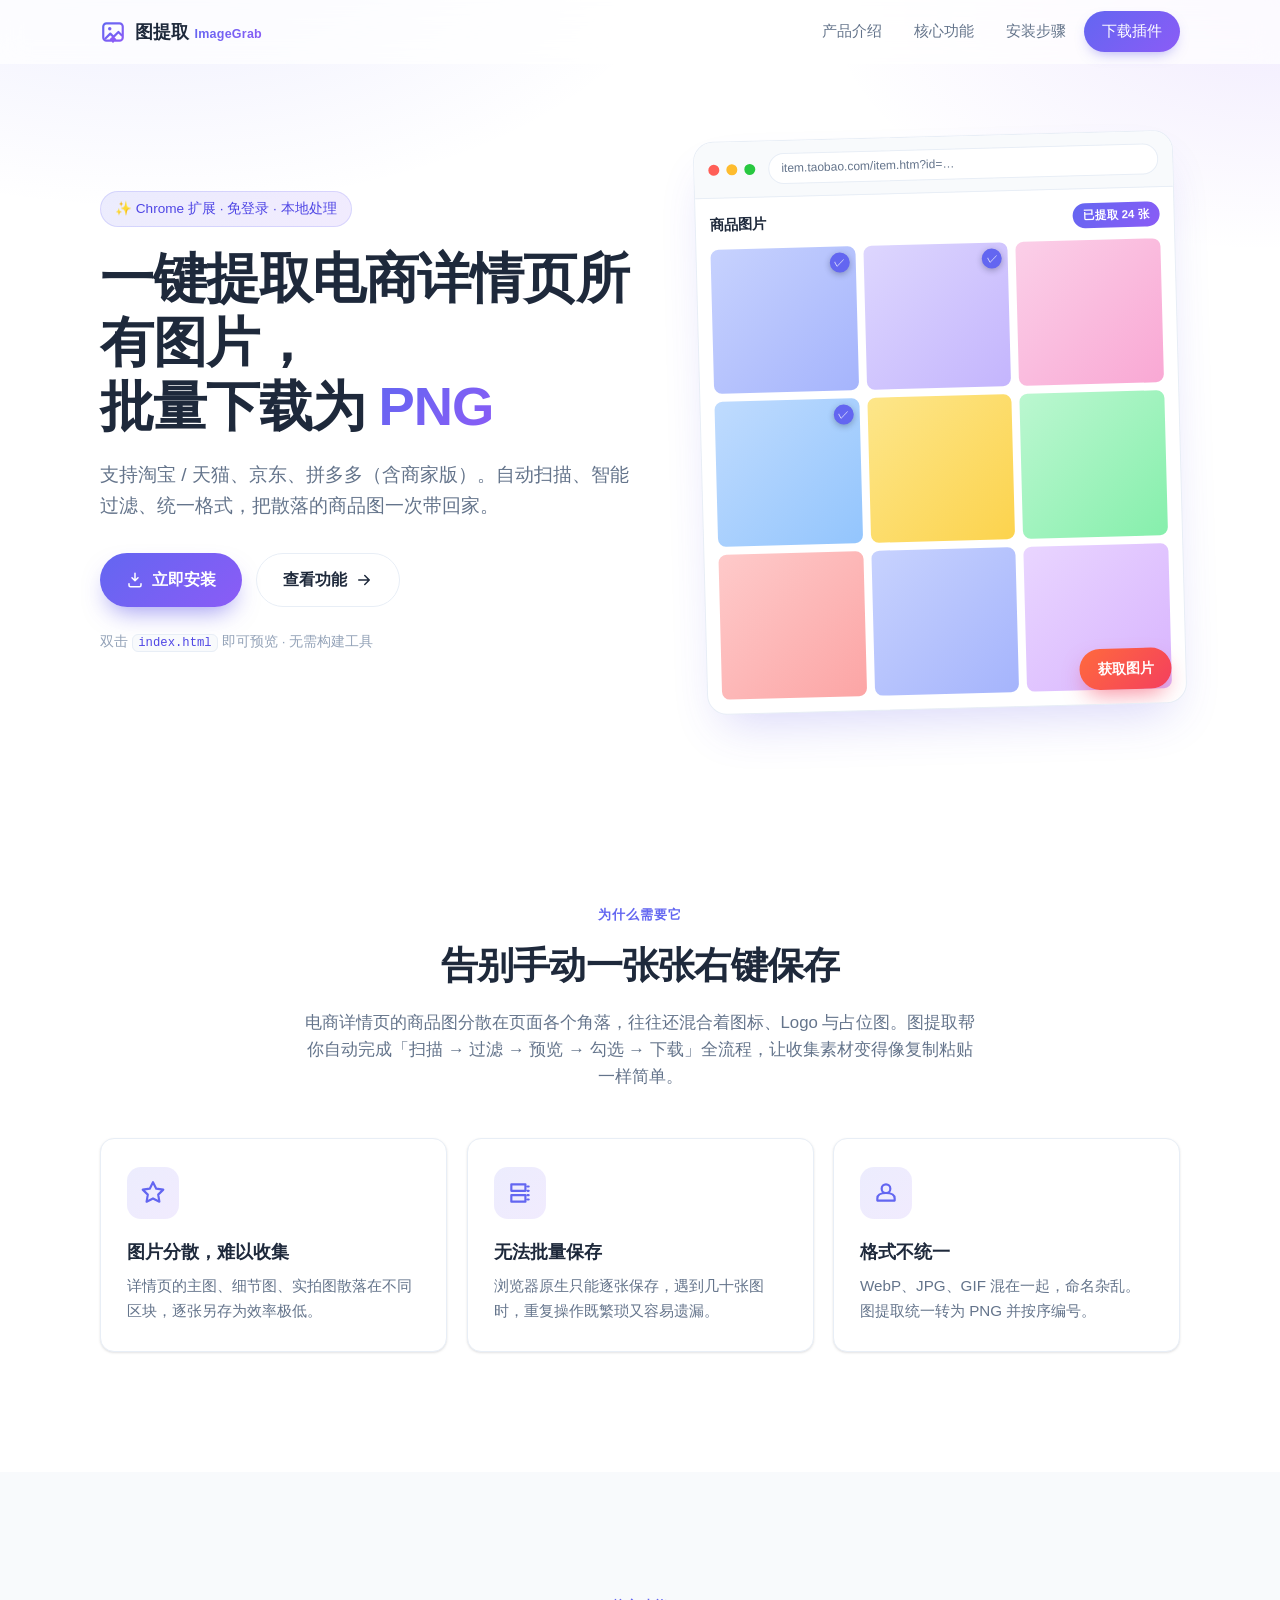
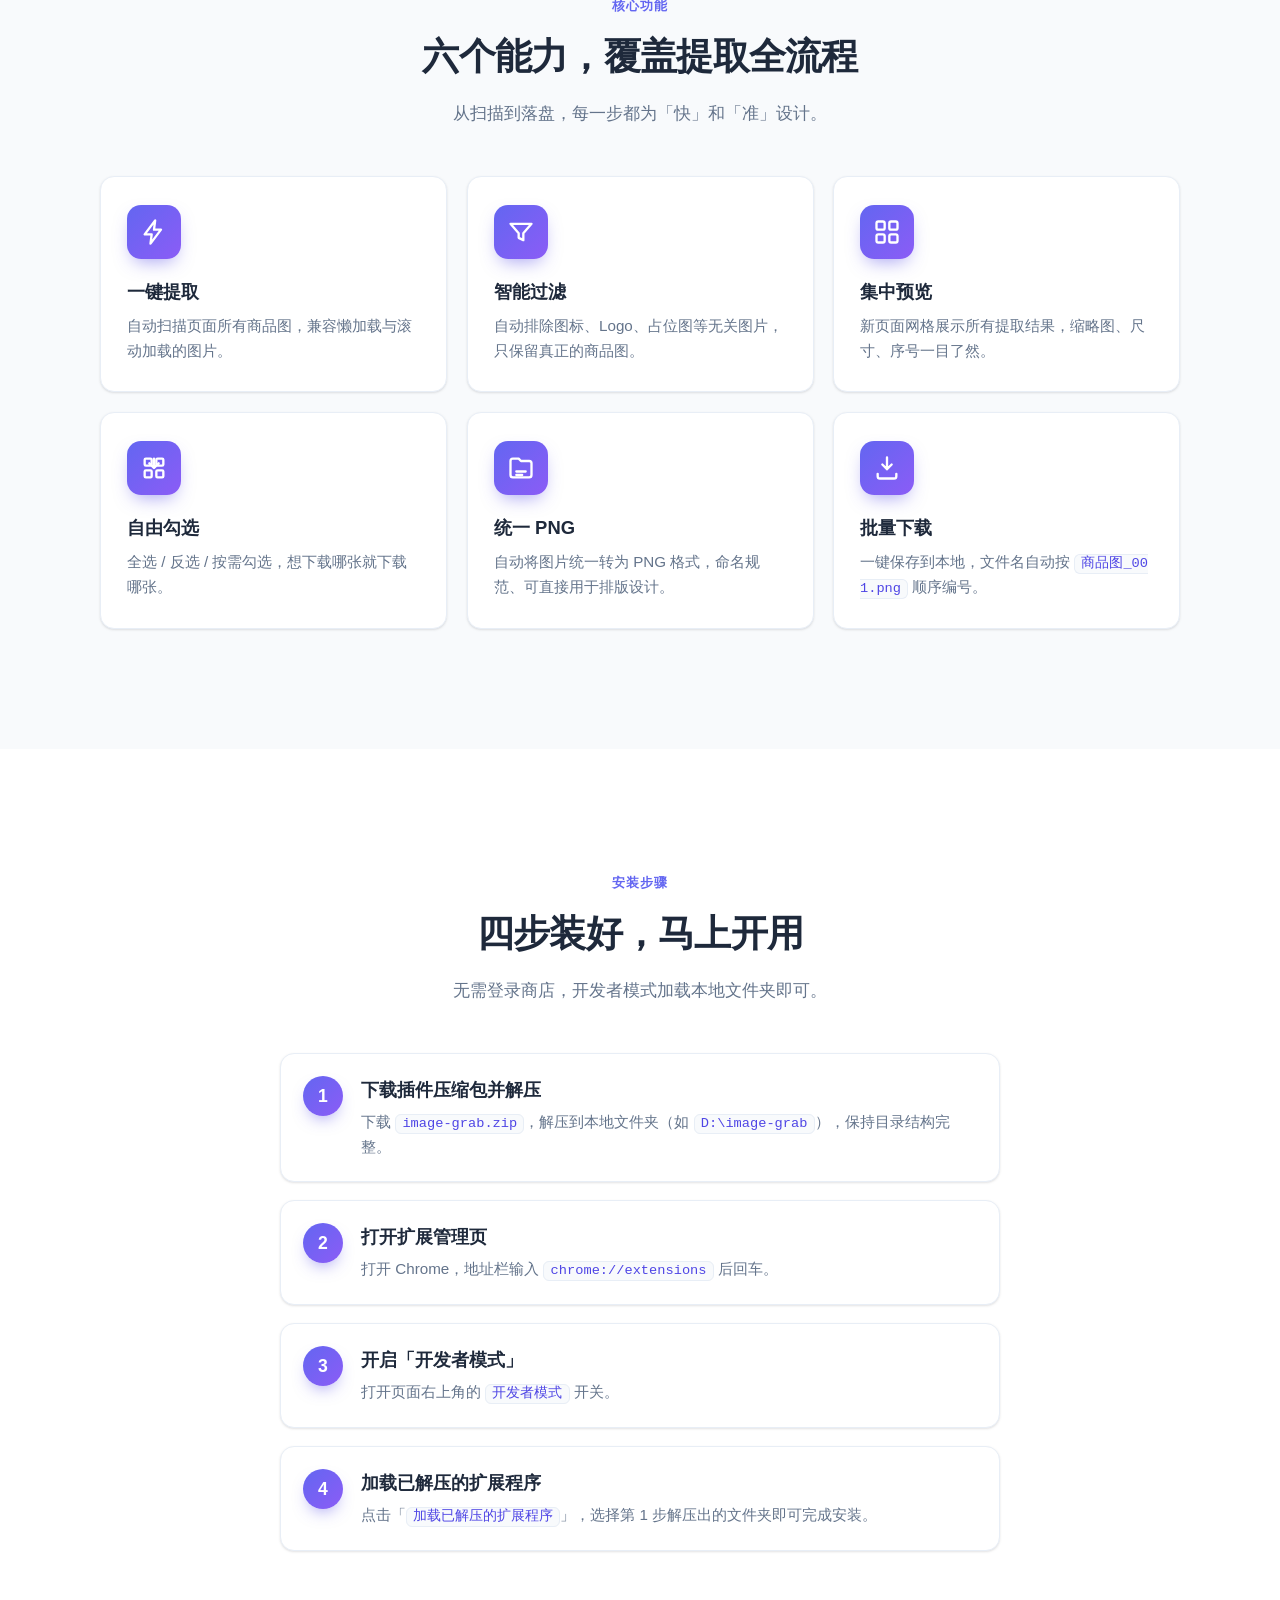
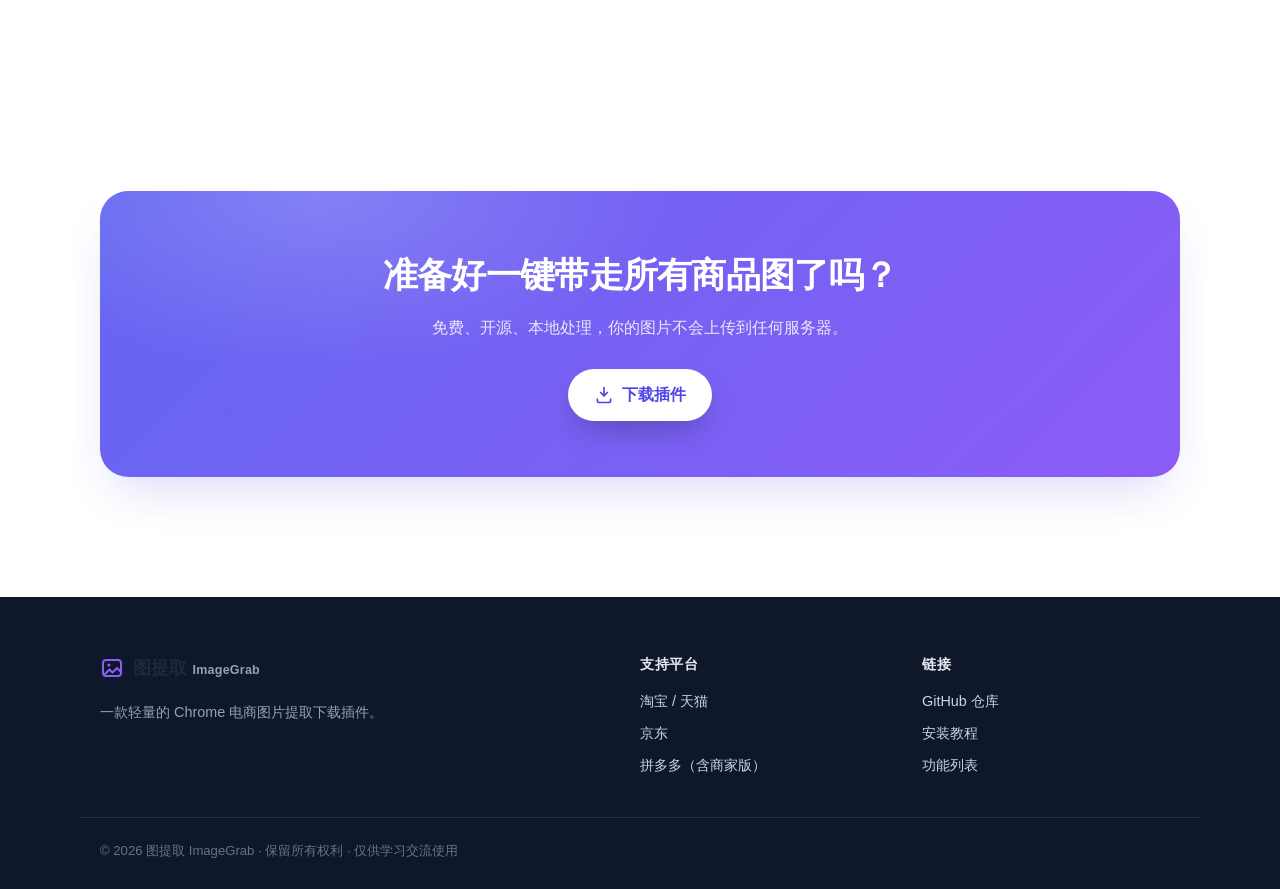
<file: docs/index.html>
<!DOCTYPE html>
<html lang="zh-CN">
<head>
  <meta charset="UTF-8" />
  <!-- 视口：保证移动端缩放正确 -->
  <meta name="viewport" content="width=device-width, initial-scale=1.0" />
  <meta name="description" content="图提取 ImageGrab —— 一键提取淘宝、京东、拼多多（含商家版）电商详情页所有图片，批量下载为 PNG 的 Chrome 插件。" />
  <title>图提取 ImageGrab · 电商图片一键批量下载插件</title>
  <!-- 全站样式 -->
  <link rel="stylesheet" href="css/style.css" />
</head>
<body>

  <!-- ============ 1. 顶部导航栏 ============ -->
  <header class="navbar" id="navbar">
    <nav class="navbar__inner" aria-label="主导航">
      <!-- Logo：内联 SVG 图标 + 产品名 -->
      <a class="logo" href="#hero" aria-label="图提取 ImageGrab 首页">
        <svg class="logo__icon" viewBox="0 0 24 24" width="26" height="26" aria-hidden="true">
          <!-- 图片提取图标：相框 + 向下箭头（提取） -->
          <defs>
            <linearGradient id="logoGrad" x1="0" y1="0" x2="1" y2="1">
              <stop offset="0" stop-color="#6366f1" />
              <stop offset="1" stop-color="#8b5cf6" />
            </linearGradient>
          </defs>
          <rect x="3" y="4" width="18" height="16" rx="3" fill="none" stroke="url(#logoGrad)" stroke-width="2" />
          <circle cx="9" cy="9" r="1.6" fill="url(#logoGrad)" />
          <path d="M5 18l4.5-4.5 3 3L17 12l3 3" fill="none" stroke="url(#logoGrad)" stroke-width="2" stroke-linecap="round" stroke-linejoin="round" />
          <path d="M12 21v-4m0 0l-2 2m2-2l2 2" stroke="#8b5cf6" stroke-width="2" stroke-linecap="round" stroke-linejoin="round" />
        </svg>
        <span class="logo__text">图提取<em>ImageGrab</em></span>
      </a>

      <!-- 汉堡菜单按钮（移动端显示） -->
      <button class="navbar__toggle" id="navToggle" type="button" aria-label="打开菜单" aria-expanded="false" aria-controls="navMenu">
        <span class="navbar__toggle-bar"></span>
        <span class="navbar__toggle-bar"></span>
        <span class="navbar__toggle-bar"></span>
      </button>

      <!-- 锚点导航 -->
      <ul class="navbar__menu" id="navMenu">
        <li><a class="navbar__link" href="#intro">产品介绍</a></li>
        <li><a class="navbar__link" href="#features">核心功能</a></li>
        <li><a class="navbar__link" href="#install">安装步骤</a></li>
        <li><a class="navbar__link navbar__link--cta" href="#cta">下载插件</a></li>
      </ul>
    </nav>
  </header>

  <main>
    <!-- ============ 2. Hero 首屏区 ============ -->
    <section class="hero" id="hero">
      <div class="hero__inner container">
        <div class="hero__content">
          <p class="hero__badge reveal">✨ Chrome 扩展 · 免登录 · 本地处理</p>
          <h1 class="hero__title reveal" style="--d:.06s">
            一键提取电商详情页所有图片，<br class="hide-mobile" />
            批量下载为 <span class="grad">PNG</span>
          </h1>
          <p class="hero__subtitle reveal" style="--d:.12s">
            支持淘宝 / 天猫、京东、拼多多（含商家版）。自动扫描、智能过滤、统一格式，把散落的商品图一次带回家。
          </p>
          <div class="hero__actions reveal" style="--d:.18s">
            <a class="btn btn--primary" href="#install">
              <svg viewBox="0 0 24 24" width="18" height="18" aria-hidden="true"><path d="M12 3v10m0 0l-4-4m4 4l4-4M4 17v2a2 2 0 002 2h12a2 2 0 002-2v-2" fill="none" stroke="currentColor" stroke-width="2" stroke-linecap="round" stroke-linejoin="round"/></svg>
              立即安装
            </a>
            <a class="btn btn--ghost" href="#features">
              查看功能
              <svg viewBox="0 0 24 24" width="18" height="18" aria-hidden="true"><path d="M5 12h14m0 0l-6-6m6 6l-6 6" fill="none" stroke="currentColor" stroke-width="2" stroke-linecap="round" stroke-linejoin="round"/></svg>
            </a>
          </div>
          <p class="hero__note reveal" style="--d:.24s">双击 <code>index.html</code> 即可预览 · 无需构建工具</p>
        </div>

        <!-- 右侧：纯 CSS / SVG 模拟的插件界面（悬浮按钮 + 图片画廊） -->
        <div class="hero__visual reveal" style="--d:.2s">
          <div class="mockup">
            <!-- 浏览器地址栏 -->
            <div class="mockup__bar">
              <span class="mockup__dot mockup__dot--r"></span>
              <span class="mockup__dot mockup__dot--y"></span>
              <span class="mockup__dot mockup__dot--g"></span>
              <span class="mockup__url">item.taobao.com/item.htm?id=…</span>
            </div>
            <!-- 画廊内容 -->
            <div class="mockup__body">
              <div class="mockup__head">
                <span class="mockup__title">商品图片</span>
                <span class="mockup__count">已提取 24 张</span>
              </div>
              <div class="mockup__grid">
                <!-- 9 个用渐变模拟的缩略图，部分带勾选标记 -->
                <div class="mockup__cell c1"><i class="mockup__check">✓</i></div>
                <div class="mockup__cell c2"><i class="mockup__check">✓</i></div>
                <div class="mockup__cell c3"></div>
                <div class="mockup__cell c4"><i class="mockup__check">✓</i></div>
                <div class="mockup__cell c5"></div>
                <div class="mockup__cell c6"></div>
                <div class="mockup__cell c7"></div>
                <div class="mockup__cell c8"></div>
                <div class="mockup__cell c9"></div>
              </div>
            </div>
            <!-- 悬浮「获取图片」按钮 -->
            <button class="mockup__fab" type="button">获取图片</button>
          </div>
        </div>
      </div>
    </section>

    <!-- ============ 3. 产品介绍区 ============ -->
    <section class="intro section" id="intro">
      <div class="container">
        <div class="section__head reveal">
          <p class="section__eyebrow">为什么需要它</p>
          <h2 class="section__title">告别手动一张张右键保存</h2>
          <p class="section__lead">
            电商详情页的商品图分散在页面各个角落，往往还混合着图标、Logo 与占位图。图提取帮你自动完成「扫描 → 过滤 → 预览 → 勾选 → 下载」全流程，让收集素材变得像复制粘贴一样简单。
          </p>
        </div>

        <div class="intro__cards">
          <!-- 痛点 1 -->
          <article class="intro-card reveal" style="--d:0s">
            <span class="intro-card__icon">
              <svg viewBox="0 0 24 24" width="26" height="26" aria-hidden="true"><path d="M12 2l3 6 6.5.9-4.7 4.6 1.1 6.5L12 17l-5.9 3 1.1-6.5L2.5 8.9 9 8l3-6z" fill="none" stroke="currentColor" stroke-width="2" stroke-linejoin="round"/></svg>
            </span>
            <h3 class="intro-card__title">图片分散，难以收集</h3>
            <p class="intro-card__text">详情页的主图、细节图、实拍图散落在不同区块，逐张另存为效率极低。</p>
          </article>

          <!-- 痛点 2 -->
          <article class="intro-card reveal" style="--d:.08s">
            <span class="intro-card__icon">
              <svg viewBox="0 0 24 24" width="26" height="26" aria-hidden="true"><path d="M4 4h13v6H4zM4 14h13v6H4zM19 6h1m-1 4h1m-1 4h1m-1 4h1" fill="none" stroke="currentColor" stroke-width="2" stroke-linecap="round" stroke-linejoin="round"/></svg>
            </span>
            <h3 class="intro-card__title">无法批量保存</h3>
            <p class="intro-card__text">浏览器原生只能逐张保存，遇到几十张图时，重复操作既繁琐又容易遗漏。</p>
          </article>

          <!-- 痛点 3 -->
          <article class="intro-card reveal" style="--d:.16s">
            <span class="intro-card__icon">
              <svg viewBox="0 0 24 24" width="26" height="26" aria-hidden="true"><path d="M4 17c0-3 3-5 8-5s8 2 8 5v2H4v-2zM12 12a4 4 0 100-8 4 4 0 000 8z" fill="none" stroke="currentColor" stroke-width="2" stroke-linejoin="round"/></svg>
            </span>
            <h3 class="intro-card__title">格式不统一</h3>
            <p class="intro-card__text">WebP、JPG、GIF 混在一起，命名杂乱。图提取统一转为 PNG 并按序编号。</p>
          </article>
        </div>
      </div>
    </section>

    <!-- ============ 4. 核心功能展示区 ============ -->
    <section class="features section" id="features">
      <div class="container">
        <div class="section__head reveal">
          <p class="section__eyebrow">核心功能</p>
          <h2 class="section__title">六个能力，覆盖提取全流程</h2>
          <p class="section__lead">从扫描到落盘，每一步都为「快」和「准」设计。</p>
        </div>

        <div class="features__grid">
          <!-- 功能 1 -->
          <article class="feature-card reveal" style="--d:0s">
            <span class="feature-card__icon">
              <svg viewBox="0 0 24 24" width="28" height="28" aria-hidden="true"><path d="M13 2L4 14h6l-1 8 9-12h-6l1-8z" fill="none" stroke="currentColor" stroke-width="2" stroke-linejoin="round"/></svg>
            </span>
            <h3 class="feature-card__title">一键提取</h3>
            <p class="feature-card__text">自动扫描页面所有商品图，兼容懒加载与滚动加载的图片。</p>
          </article>

          <!-- 功能 2 -->
          <article class="feature-card reveal" style="--d:.05s">
            <span class="feature-card__icon">
              <svg viewBox="0 0 24 24" width="28" height="28" aria-hidden="true"><path d="M3 5h18l-7 8v6l-4-2v-4L3 5z" fill="none" stroke="currentColor" stroke-width="2" stroke-linejoin="round"/></svg>
            </span>
            <h3 class="feature-card__title">智能过滤</h3>
            <p class="feature-card__text">自动排除图标、Logo、占位图等无关图片，只保留真正的商品图。</p>
          </article>

          <!-- 功能 3 -->
          <article class="feature-card reveal" style="--d:.1s">
            <span class="feature-card__icon">
              <svg viewBox="0 0 24 24" width="28" height="28" aria-hidden="true"><rect x="3" y="3" width="7" height="7" rx="1.5" fill="none" stroke="currentColor" stroke-width="2"/><rect x="14" y="3" width="7" height="7" rx="1.5" fill="none" stroke="currentColor" stroke-width="2"/><rect x="3" y="14" width="7" height="7" rx="1.5" fill="none" stroke="currentColor" stroke-width="2"/><rect x="14" y="14" width="7" height="7" rx="1.5" fill="none" stroke="currentColor" stroke-width="2"/></svg>
            </span>
            <h3 class="feature-card__title">集中预览</h3>
            <p class="feature-card__text">新页面网格展示所有提取结果，缩略图、尺寸、序号一目了然。</p>
          </article>

          <!-- 功能 4 -->
          <article class="feature-card reveal" style="--d:.15s">
            <span class="feature-card__icon">
              <svg viewBox="0 0 24 24" width="28" height="28" aria-hidden="true"><path d="M9 4H5a1 1 0 00-1 1v4a1 1 0 001 1h4a1 1 0 001-1V5a1 1 0 00-1-1zM9 14H5a1 1 0 00-1 1v4a1 1 0 001 1h4a1 1 0 001-1v-4a1 1 0 00-1-1zM19 4h-4a1 1 0 00-1 1v4a1 1 0 001 1h4a1 1 0 001-1V5a1 1 0 00-1-1zM19 14h-4a1 1 0 00-1 1v4a1 1 0 001 1h4a1 1 0 001-1v-4a1 1 0 00-1-1z" fill="none" stroke="currentColor" stroke-width="2" stroke-linejoin="round"/><path d="M8 8l4 4m0 0l4-4m-4 4V4" fill="none" stroke="currentColor" stroke-width="2" stroke-linecap="round"/></svg>
            </span>
            <h3 class="feature-card__title">自由勾选</h3>
            <p class="feature-card__text">全选 / 反选 / 按需勾选，想下载哪张就下载哪张。</p>
          </article>

          <!-- 功能 5 -->
          <article class="feature-card reveal" style="--d:.2s">
            <span class="feature-card__icon">
              <svg viewBox="0 0 24 24" width="28" height="28" aria-hidden="true"><path d="M3 6a2 2 0 012-2h5l2 2h7a2 2 0 012 2v10a2 2 0 01-2 2H5a2 2 0 01-2-2V6z" fill="none" stroke="currentColor" stroke-width="2" stroke-linejoin="round"/><path d="M8 15h8m-8 3h5" fill="none" stroke="currentColor" stroke-width="2" stroke-linecap="round"/></svg>
            </span>
            <h3 class="feature-card__title">统一 PNG</h3>
            <p class="feature-card__text">自动将图片统一转为 PNG 格式，命名规范、可直接用于排版设计。</p>
          </article>

          <!-- 功能 6 -->
          <article class="feature-card reveal" style="--d:.25s">
            <span class="feature-card__icon">
              <svg viewBox="0 0 24 24" width="28" height="28" aria-hidden="true"><path d="M12 3v10m0 0l-4-4m4 4l4-4M4 17v2a2 2 0 002 2h12a2 2 0 002-2v-2" fill="none" stroke="currentColor" stroke-width="2" stroke-linecap="round" stroke-linejoin="round"/></svg>
            </span>
            <h3 class="feature-card__title">批量下载</h3>
            <p class="feature-card__text">一键保存到本地，文件名自动按 <code>商品图_001.png</code> 顺序编号。</p>
          </article>
        </div>
      </div>
    </section>

    <!-- ============ 5. 安装步骤说明区 ============ -->
    <section class="install section" id="install">
      <div class="container">
        <div class="section__head reveal">
          <p class="section__eyebrow">安装步骤</p>
          <h2 class="section__title">四步装好，马上开用</h2>
          <p class="section__lead">无需登录商店，开发者模式加载本地文件夹即可。</p>
        </div>

        <ol class="steps">
          <li class="step reveal" style="--d:0s">
            <span class="step__num">1</span>
            <div class="step__body">
              <h3 class="step__title">下载插件压缩包并解压</h3>
              <p class="step__text">下载 <code>image-grab.zip</code>，解压到本地文件夹（如 <code>D:\image-grab</code>），保持目录结构完整。</p>
            </div>
          </li>
          <li class="step reveal" style="--d:.08s">
            <span class="step__num">2</span>
            <div class="step__body">
              <h3 class="step__title">打开扩展管理页</h3>
              <p class="step__text">打开 Chrome，地址栏输入 <code>chrome://extensions</code> 后回车。</p>
            </div>
          </li>
          <li class="step reveal" style="--d:.16s">
            <span class="step__num">3</span>
            <div class="step__body">
              <h3 class="step__title">开启「开发者模式」</h3>
              <p class="step__text">打开页面右上角的 <code>开发者模式</code> 开关。</p>
            </div>
          </li>
          <li class="step reveal" style="--d:.24s">
            <span class="step__num">4</span>
            <div class="step__body">
              <h3 class="step__title">加载已解压的扩展程序</h3>
              <p class="step__text">点击「<code>加载已解压的扩展程序</code>」，选择第 1 步解压出的文件夹即可完成安装。</p>
            </div>
          </li>
        </ol>
      </div>
    </section>

    <!-- ============ 6. 底部 CTA ============ -->
    <section class="cta section" id="cta">
      <div class="container">
        <div class="cta__box reveal">
          <h2 class="cta__title">准备好一键带走所有商品图了吗？</h2>
          <p class="cta__text">免费、开源、本地处理，你的图片不会上传到任何服务器。</p>
          <!-- 下载按钮：指向仓库源码压缩包，GitHub 会以附件形式下载 -->
          <a class="btn btn--light cta__btn" href="https://github.com/ShineChan05/image-grab/archive/refs/heads/main.zip" rel="noopener">
            <svg viewBox="0 0 24 24" width="20" height="20" aria-hidden="true"><path d="M12 3v10m0 0l-4-4m4 4l4-4M4 17v2a2 2 0 002 2h12a2 2 0 002-2v-2" fill="none" stroke="currentColor" stroke-width="2" stroke-linecap="round" stroke-linejoin="round"/></svg>
            下载插件
          </a>
        </div>
      </div>
    </section>
  </main>

  <!-- ============ 7. Footer ============ -->
  <footer class="footer">
    <div class="container footer__inner">
      <div class="footer__brand">
        <a class="logo" href="#hero" aria-label="图提取 ImageGrab 首页">
          <svg class="logo__icon" viewBox="0 0 24 24" width="24" height="24" aria-hidden="true">
            <rect x="3" y="4" width="18" height="16" rx="3" fill="none" stroke="#8b5cf6" stroke-width="2" />
            <circle cx="9" cy="9" r="1.6" fill="#8b5cf6" />
            <path d="M5 18l4.5-4.5 3 3L17 12l3 3" fill="none" stroke="#8b5cf6" stroke-width="2" stroke-linecap="round" stroke-linejoin="round" />
          </svg>
          <span class="logo__text logo__text--dark">图提取<em>ImageGrab</em></span>
        </a>
        <p class="footer__desc">一款轻量的 Chrome 电商图片提取下载插件。</p>
      </div>

      <div class="footer__col">
        <h4 class="footer__head">支持平台</h4>
        <ul class="footer__list">
          <li>淘宝 / 天猫</li>
          <li>京东</li>
          <li>拼多多（含商家版）</li>
        </ul>
      </div>

      <div class="footer__col">
        <h4 class="footer__head">链接</h4>
        <ul class="footer__list">
          <li><a class="footer__link" href="https://github.com/ShineChan05/image-grab" rel="noopener">GitHub 仓库</a></li>
          <li><a class="footer__link" href="#install">安装教程</a></li>
          <li><a class="footer__link" href="#features">功能列表</a></li>
        </ul>
      </div>
    </div>
    <div class="container footer__bottom">
      <p>© <span id="year">2026</span> 图提取 ImageGrab · 保留所有权利 · 仅供学习交流使用</p>
    </div>
  </footer>

  <!-- 交互脚本 -->
  <script src="js/main.js"></script>
</body>
</html>
</file>
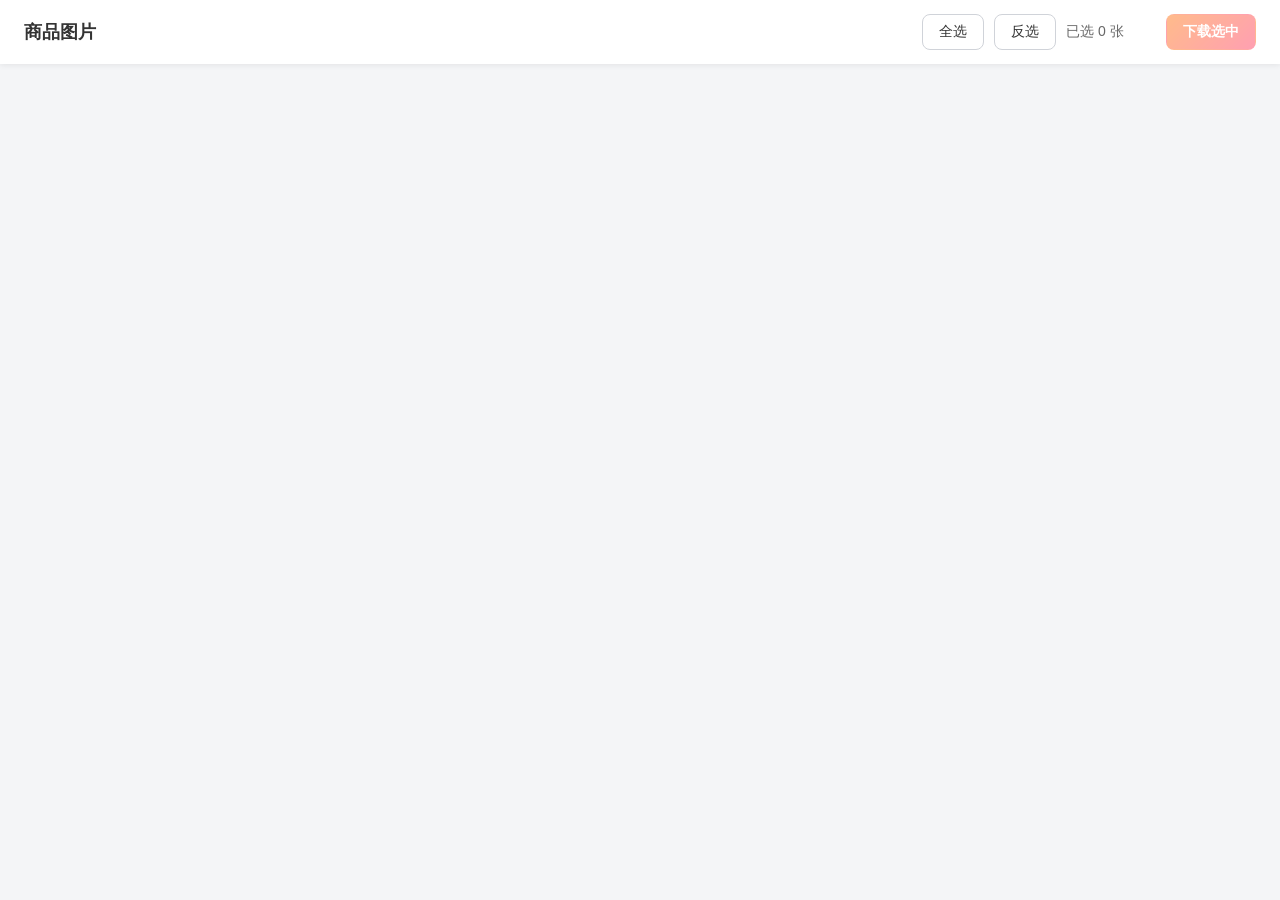
<file: gallery.html>
<!DOCTYPE html>
<html lang="zh-CN">
<head>
  <meta charset="UTF-8">
  <meta name="viewport" content="width=device-width, initial-scale=1.0">
  <title>商品图片提取结果</title>
  <link rel="stylesheet" href="gallery.css">
</head>
<body>
  <header class="toolbar">
    <div class="toolbar-inner">
      <h1>商品图片</h1>
      <div class="actions">
        <button id="select-all" class="btn">全选</button>
        <button id="invert" class="btn">反选</button>
        <span id="count" class="count">已选 0 张</span>
        <button id="download" class="btn btn-primary" disabled>下载选中</button>
      </div>
    </div>
    <div id="progress-wrap" class="progress-wrap hidden">
      <div class="progress-text" id="progress-text">准备中…</div>
      <div class="progress-bar"><div id="progress-fill" class="progress-fill"></div></div>
    </div>
    <div id="result" class="result hidden"></div>
  </header>

  <main id="grid" class="grid"></main>

  <script src="gallery.js"></script>
</body>
</html>
</file>
<file: docs/css/style.css>
/* ==========================================================================
   图提取 ImageGrab · 官网样式
   技术栈：原生 CSS（Flexbox / Grid / CSS 变量），移动优先
   ========================================================================== */

/* ---------- 1. 设计变量（改这里即可统一换肤 / 调整间距） ---------- */
:root {
  /* 主色：蓝紫渐变 */
  --primary: #6366f1;
  --primary-dark: #4f46e5;
  --accent: #8b5cf6;
  --gradient: linear-gradient(135deg, #6366f1 0%, #8b5cf6 100%);
  --gradient-soft: linear-gradient(135deg, rgba(99, 102, 241, .12), rgba(139, 92, 246, .12));

  /* 文字与背景 */
  --text: #1e293b;
  --text-muted: #64748b;
  --text-weak: #94a3b8;
  --bg: #ffffff;
  --bg-soft: #f8fafc;
  --border: #e8eef6;
  --card-bg: #ffffff;

  /* 阴影（由浅到深，柔和） */
  --shadow-sm: 0 1px 2px rgba(15, 23, 42, .05), 0 1px 3px rgba(15, 23, 42, .08);
  --shadow-md: 0 6px 14px -4px rgba(15, 23, 42, .08), 0 12px 24px -8px rgba(15, 23, 42, .08);
  --shadow-lg: 0 24px 48px -16px rgba(79, 70, 229, .22);

  /* 圆角 */
  --radius-sm: 8px;
  --radius-md: 14px;
  --radius-lg: 20px;
  --radius-xl: 28px;

  /* 布局 */
  --maxw: 1120px;
  --nav-h: 64px;
  --section-pad: 72px;

  /* 过渡 */
  --ease: cubic-bezier(.4, 0, .2, 1);
  --t-fast: .2s var(--ease);
  --t-mid: .28s var(--ease);

  /* 字体：系统字体栈优先 */
  --font: -apple-system, BlinkMacSystemFont, "Segoe UI", "PingFang SC",
          "Hiragino Sans GB", "Microsoft YaHei", "Helvetica Neue", Arial, sans-serif;
}

/* ---------- 2. 基础重置 ---------- */
*,
*::before,
*::after { box-sizing: border-box; }

html {
  scroll-behavior: smooth; /* 锚点平滑滚动 */
  -webkit-text-size-adjust: 100%;
  /* 锚点跳转时为吸顶导航预留偏移 */
  scroll-padding-top: calc(var(--nav-h) + 16px);
}

body {
  margin: 0;
  font-family: var(--font);
  color: var(--text);
  background: var(--bg);
  line-height: 1.6;
  font-size: 16px;
  overflow-x: hidden;
}

h1, h2, h3, h4, p, ul, ol, figure {
  margin: 0;
}

ul, ol { padding: 0; list-style: none; }

a { color: inherit; text-decoration: none; }

img, svg { display: block; max-width: 100%; }

code {
  font-family: "SFMono-Regular", Consolas, "Liberation Mono", Menlo, monospace;
  font-size: .9em;
  background: var(--bg-soft);
  border: 1px solid var(--border);
  border-radius: 6px;
  padding: .1em .45em;
  color: var(--primary-dark);
  word-break: break-all;
}

/* 通用容器 */
.container {
  width: 100%;
  max-width: var(--maxw);
  margin: 0 auto;
  padding: 0 20px;
}

/* 区块通用留白 */
.section { padding: var(--section-pad) 0; }

/* ---------- 3. 顶部导航栏（吸顶 + 毛玻璃） ---------- */
.navbar {
  position: fixed;
  top: 0;
  left: 0;
  right: 0;
  z-index: 100;
  height: var(--nav-h);
  display: flex;
  align-items: center;
  background: rgba(255, 255, 255, .72);          /* 毛玻璃底 */
  -webkit-backdrop-filter: blur(14px) saturate(160%);
  backdrop-filter: blur(14px) saturate(160%);
  border-bottom: 1px solid transparent;
  transition: box-shadow var(--t-mid), border-color var(--t-mid), background var(--t-mid);
}

/* 滚动后：加深阴影 + 描边（由 JS 添加 .is-scrolled） */
.navbar.is-scrolled {
  background: rgba(255, 255, 255, .88);
  border-bottom-color: var(--border);
  box-shadow: var(--shadow-md);
}

.navbar__inner {
  width: 100%;
  max-width: var(--maxw);
  margin: 0 auto;
  padding: 0 20px;
  display: flex;
  align-items: center;
  justify-content: space-between;
  gap: 16px;
}

/* Logo */
.logo {
  display: inline-flex;
  align-items: center;
  gap: 9px;
  font-weight: 700;
}

.logo__icon { flex: 0 0 auto; }

.logo__text {
  font-size: 1.15rem;
  letter-spacing: -.01em;
  color: var(--text);
  display: flex;
  align-items: baseline;
  gap: 6px;
}

.logo__text em {
  font-style: normal;
  font-weight: 600;
  font-size: .68em;
  background: var(--gradient);
  -webkit-background-clip: text;
  background-clip: text;
  color: transparent;
  letter-spacing: .02em;
}

/* 页脚（深色背景）下的 Logo：副标题用纯色，避免渐变文字看不清 */
.logo__text--dark em {
  background: none;
  -webkit-background-clip: initial;
  background-clip: initial;
  color: var(--text-weak);
  -webkit-text-fill-color: var(--text-weak);
}

/* 导航菜单（桌面横向 / 移动端下拉） */
.navbar__menu {
  display: flex;
  align-items: center;
  gap: 4px;
}

.navbar__link {
  display: inline-block;
  padding: 8px 14px;
  border-radius: 999px;
  font-size: .95rem;
  font-weight: 500;
  color: var(--text-muted);
  transition: color var(--t-fast), background var(--t-fast);
}

.navbar__link:hover { color: var(--text); background: var(--bg-soft); }

/* 当前区块高亮（由 JS 添加 .is-active） */
.navbar__link.is-active { color: var(--primary); background: var(--gradient-soft); }

/* 「下载插件」胶囊按钮 */
.navbar__link--cta {
  color: #fff;
  background: var(--gradient);
  box-shadow: 0 6px 14px -6px rgba(79, 70, 229, .5);
  padding: 8px 18px;
}

.navbar__link--cta:hover { color: #fff; background: var(--gradient); filter: brightness(1.06); }

/* 汉堡按钮（移动端显示） */
.navbar__toggle {
  display: inline-flex;
  flex-direction: column;
  justify-content: center;
  gap: 5px;
  width: 42px;
  height: 42px;
  padding: 0 10px;
  background: transparent;
  border: none;
  border-radius: var(--radius-sm);
  cursor: pointer;
  transition: background var(--t-fast);
}

.navbar__toggle:hover { background: var(--bg-soft); }

.navbar__toggle-bar {
  display: block;
  width: 100%;
  height: 2px;
  border-radius: 2px;
  background: var(--text);
  transition: transform var(--t-mid), opacity var(--t-fast);
}

/* 展开态：三条线变成 X（由 JS 切换 .is-open） */
.navbar__toggle.is-open .navbar__toggle-bar:nth-child(1) { transform: translateY(7px) rotate(45deg); }
.navbar__toggle.is-open .navbar__toggle-bar:nth-child(2) { opacity: 0; }
.navbar__toggle.is-open .navbar__toggle-bar:nth-child(3) { transform: translateY(-7px) rotate(-45deg); }

/* ---------- 4. Hero 首屏 ---------- */
.hero {
  padding-top: calc(var(--nav-h) + 56px);
  padding-bottom: 56px;
  background:
    radial-gradient(900px 480px at 12% -10%, rgba(99, 102, 241, .12), transparent 60%),
    radial-gradient(760px 420px at 100% 0%, rgba(139, 92, 246, .12), transparent 60%),
    var(--bg);
  overflow: hidden;
}

.hero__inner {
  display: flex;
  flex-direction: column;
  align-items: center;
  gap: 48px;
}

.hero__content { text-align: center; max-width: 680px; }

.hero__badge {
  display: inline-block;
  padding: 6px 14px;
  border-radius: 999px;
  font-size: .85rem;
  font-weight: 500;
  color: var(--primary-dark);
  background: var(--gradient-soft);
  border: 1px solid rgba(99, 102, 241, .18);
}

.hero__title {
  margin-top: 20px;
  font-size: clamp(2rem, 6vw, 3.4rem);
  font-weight: 800;
  line-height: 1.18;
  letter-spacing: -.02em;
}

.grad {
  background: var(--gradient);
  -webkit-background-clip: text;
  background-clip: text;
  color: transparent;
}

.hero__subtitle {
  margin: 20px auto 0;
  max-width: 560px;
  font-size: clamp(1rem, 2.4vw, 1.2rem);
  color: var(--text-muted);
}

.hero__actions {
  margin-top: 32px;
  display: flex;
  flex-wrap: wrap;
  justify-content: center;
  gap: 14px;
}

.hero__note {
  margin-top: 24px;
  font-size: .85rem;
  color: var(--text-weak);
}

/* 按钮 */
.btn {
  display: inline-flex;
  align-items: center;
  justify-content: center;
  gap: 8px;
  padding: 13px 26px;
  border-radius: 999px;
  font-size: 1rem;
  font-weight: 600;
  cursor: pointer;
  transition: transform var(--t-fast), box-shadow var(--t-fast), background var(--t-fast), color var(--t-fast);
}

.btn--primary {
  color: #fff;
  background: var(--gradient);
  box-shadow: 0 12px 24px -8px rgba(79, 70, 229, .55);
}

.btn--primary:hover { transform: translateY(-2px); box-shadow: 0 18px 30px -8px rgba(79, 70, 229, .6); filter: brightness(1.05); }

.btn--ghost {
  color: var(--text);
  background: transparent;
  border: 1px solid var(--border);
}

.btn--ghost:hover { background: var(--bg-soft); border-color: #d3dce6; transform: translateY(-2px); }

.btn--light {
  color: var(--primary-dark);
  background: #fff;
  box-shadow: 0 14px 30px -10px rgba(15, 23, 42, .35);
}

.btn--light:hover { transform: translateY(-2px); box-shadow: 0 20px 36px -12px rgba(15, 23, 42, .4); }

/* ---------- 5. 插件界面示意图（纯 CSS / SVG 模拟） ---------- */
.hero__visual { width: 100%; max-width: 520px; }

.mockup {
  position: relative;
  border-radius: var(--radius-lg);
  background: #fff;
  border: 1px solid var(--border);
  box-shadow: var(--shadow-lg);
  overflow: hidden;
  /* 轻微倾斜，更有设计感 */
  transform: rotate(-1.5deg);
}

/* 浏览器地址栏 */
.mockup__bar {
  display: flex;
  align-items: center;
  gap: 7px;
  padding: 12px 14px;
  background: var(--bg-soft);
  border-bottom: 1px solid var(--border);
}

.mockup__dot { width: 11px; height: 11px; border-radius: 50%; }
.mockup__dot--r { background: #ff5f57; }
.mockup__dot--y { background: #febc2e; }
.mockup__dot--g { background: #28c840; }

.mockup__url {
  flex: 1;
  margin-left: 6px;
  padding: 5px 12px;
  font-size: .75rem;
  color: var(--text-muted);
  background: #fff;
  border: 1px solid var(--border);
  border-radius: 999px;
  white-space: nowrap;
  overflow: hidden;
  text-overflow: ellipsis;
}

.mockup__body { padding: 14px; }

.mockup__head {
  display: flex;
  align-items: center;
  justify-content: space-between;
  margin-bottom: 12px;
}

.mockup__title { font-size: .9rem; font-weight: 700; }

.mockup__count {
  font-size: .72rem;
  font-weight: 600;
  color: #fff;
  background: var(--gradient);
  padding: 3px 10px;
  border-radius: 999px;
}

/* 图片画廊网格 */
.mockup__grid {
  display: grid;
  grid-template-columns: repeat(3, 1fr);
  gap: 8px;
}

.mockup__cell {
  position: relative;
  aspect-ratio: 1 / 1;
  border-radius: var(--radius-sm);
  background: linear-gradient(135deg, #e0e7ff, #f1e6ff);
  overflow: hidden;
}

/* 用不同渐变色模拟商品图 */
.mockup__cell.c1 { background: linear-gradient(135deg, #c7d2fe, #a5b4fc); }
.mockup__cell.c2 { background: linear-gradient(135deg, #ddd6fe, #c4b5fd); }
.mockup__cell.c3 { background: linear-gradient(135deg, #fbcfe8, #f9a8d4); }
.mockup__cell.c4 { background: linear-gradient(135deg, #bfdbfe, #93c5fd); }
.mockup__cell.c5 { background: linear-gradient(135deg, #fde68a, #fcd34d); }
.mockup__cell.c6 { background: linear-gradient(135deg, #bbf7d0, #86efac); }
.mockup__cell.c7 { background: linear-gradient(135deg, #fecaca, #fca5a5); }
.mockup__cell.c8 { background: linear-gradient(135deg, #c7d2fe, #a5b4fc); }
.mockup__cell.c9 { background: linear-gradient(135deg, #e9d5ff, #d8b4fe); }

/* 勾选标记 */
.mockup__check {
  position: absolute;
  top: 6px;
  right: 6px;
  width: 20px;
  height: 20px;
  display: flex;
  align-items: center;
  justify-content: center;
  font-size: .7rem;
  font-style: normal;
  color: #fff;
  background: var(--primary);
  border-radius: 50%;
  box-shadow: 0 2px 6px rgba(15, 23, 42, .3);
}

/* 悬浮「获取图片」按钮 */
.mockup__fab {
  position: absolute;
  right: 14px;
  bottom: 14px;
  padding: 11px 18px;
  font-size: .88rem;
  font-weight: 700;
  color: #fff;
  background: linear-gradient(135deg, #ff6a3d, #f43f5e);
  border: none;
  border-radius: 999px;
  box-shadow: 0 10px 22px -6px rgba(244, 63, 94, .6);
  cursor: default;
}

/* ---------- 6. 通用区块头部 ---------- */
.section__head {
  max-width: 680px;
  margin: 0 auto 48px;
  text-align: center;
}

.section__eyebrow {
  display: inline-block;
  font-size: .82rem;
  font-weight: 700;
  letter-spacing: .08em;
  text-transform: uppercase;
  color: var(--primary);
  margin-bottom: 12px;
}

.section__title {
  font-size: clamp(1.6rem, 4vw, 2.3rem);
  font-weight: 800;
  letter-spacing: -.02em;
}

.section__lead {
  margin-top: 14px;
  font-size: 1.05rem;
  color: var(--text-muted);
}

/* ---------- 7. 产品介绍区 ---------- */
.intro { background: var(--bg); }

.intro__cards {
  display: grid;
  grid-template-columns: 1fr; /* 移动端单列 */
  gap: 20px;
}

.intro-card {
  padding: 28px 26px;
  background: var(--card-bg);
  border: 1px solid var(--border);
  border-radius: var(--radius-md);
  box-shadow: var(--shadow-sm);
  transition: transform var(--t-mid), box-shadow var(--t-mid);
}

.intro-card:hover { transform: translateY(-4px); box-shadow: var(--shadow-md); }

.intro-card__icon {
  display: inline-flex;
  align-items: center;
  justify-content: center;
  width: 52px;
  height: 52px;
  border-radius: var(--radius-md);
  color: var(--primary);
  background: var(--gradient-soft);
  margin-bottom: 18px;
}

.intro-card__title { font-size: 1.15rem; font-weight: 700; margin-bottom: 8px; }

.intro-card__text { color: var(--text-muted); font-size: .95rem; }

/* ---------- 8. 核心功能展示区 ---------- */
.features { background: var(--bg-soft); }

.features__grid {
  display: grid;
  grid-template-columns: 1fr; /* 移动端单列 */
  gap: 20px;
}

.feature-card {
  padding: 28px 26px;
  background: var(--card-bg);
  border: 1px solid var(--border);
  border-radius: var(--radius-md);
  box-shadow: var(--shadow-sm);
  transition: transform var(--t-mid), box-shadow var(--t-mid), border-color var(--t-mid);
}

.feature-card:hover {
  transform: translateY(-6px);
  box-shadow: var(--shadow-md);
  border-color: rgba(99, 102, 241, .28);
}

.feature-card__icon {
  display: inline-flex;
  align-items: center;
  justify-content: center;
  width: 54px;
  height: 54px;
  border-radius: var(--radius-md);
  color: #fff;
  background: var(--gradient);
  box-shadow: 0 8px 18px -6px rgba(79, 70, 229, .5);
  margin-bottom: 18px;
}

.feature-card__title { font-size: 1.15rem; font-weight: 700; margin-bottom: 8px; }

.feature-card__text { color: var(--text-muted); font-size: .95rem; }

/* ---------- 9. 安装步骤区 ---------- */
.install { background: var(--bg); }

.steps {
  max-width: 720px;
  margin: 0 auto;
  display: flex;
  flex-direction: column;
  gap: 18px;
}

.step {
  display: flex;
  gap: 18px;
  padding: 22px 22px;
  background: var(--card-bg);
  border: 1px solid var(--border);
  border-radius: var(--radius-md);
  box-shadow: var(--shadow-sm);
  transition: transform var(--t-mid), box-shadow var(--t-mid);
}

.step:hover { transform: translateX(4px); box-shadow: var(--shadow-md); }

.step__num {
  flex: 0 0 auto;
  display: flex;
  align-items: center;
  justify-content: center;
  width: 40px;
  height: 40px;
  font-size: 1.1rem;
  font-weight: 800;
  color: #fff;
  background: var(--gradient);
  border-radius: 50%;
  box-shadow: 0 8px 16px -6px rgba(79, 70, 229, .5);
}

.step__title { font-size: 1.1rem; font-weight: 700; margin-bottom: 6px; }

.step__text { color: var(--text-muted); font-size: .95rem; }

/* ---------- 10. 底部 CTA ---------- */
.cta { padding-bottom: 0; }

.cta__box {
  text-align: center;
  padding: 56px 28px;
  border-radius: var(--radius-xl);
  color: #fff;
  background:
    radial-gradient(600px 300px at 20% 0%, rgba(255, 255, 255, .18), transparent 60%),
    var(--gradient);
  box-shadow: var(--shadow-lg);
}

.cta__title { font-size: clamp(1.5rem, 4vw, 2.2rem); font-weight: 800; letter-spacing: -.02em; }

.cta__text { margin-top: 12px; color: rgba(255, 255, 255, .85); }

.cta__btn { margin-top: 28px; }

/* ---------- 11. Footer ---------- */
.footer {
  margin-top: var(--section-pad);
  padding: 56px 0 28px;
  background: #0f172a;
  color: #cbd5e1;
}

.footer__inner {
  display: grid;
  grid-template-columns: 1fr; /* 移动端单列 */
  gap: 36px;
}

.footer__desc { margin-top: 14px; font-size: .9rem; color: #94a3b8; }

.footer__head { font-size: .9rem; font-weight: 700; letter-spacing: .04em; color: #e2e8f0; margin-bottom: 14px; }

.footer__list { display: flex; flex-direction: column; gap: 9px; font-size: .9rem; }

.footer__link { color: #cbd5e1; transition: color var(--t-fast); }
.footer__link:hover { color: #fff; }

.footer__bottom {
  margin-top: 40px;
  padding-top: 22px;
  border-top: 1px solid rgba(255, 255, 255, .1);
  font-size: .82rem;
  color: #64748b;
}

/* ---------- 12. 滚动进入动画（配合 IntersectionObserver） ---------- */
.reveal {
  opacity: 0;
  transform: translateY(24px);
  transition: opacity .6s var(--ease), transform .6s var(--ease);
  transition-delay: var(--d, 0s);
  will-change: opacity, transform;
}

.reveal.is-visible {
  opacity: 1;
  transform: none;
}

/* 无障碍：用户偏好减少动效时，直接显示 */
@media (prefers-reduced-motion: reduce) {
  html { scroll-behavior: auto; }
  .reveal { opacity: 1; transform: none; transition: none; }
  * { animation: none !important; transition: none !important; }
}

/* ---------- 13. 响应式断点 ---------- */
/* 平板：768px ~ 1023px */
@media (min-width: 768px) {
  :root { --section-pad: 96px; }

  .intro__cards { grid-template-columns: repeat(3, 1fr); }

  .features__grid { grid-template-columns: repeat(2, 1fr); }

  .footer__inner { grid-template-columns: 2fr 1fr 1fr; gap: 24px; }

  .hero { padding-top: calc(var(--nav-h) + 72px); padding-bottom: 72px; }
}

/* 桌面：≥1024px */
@media (min-width: 1024px) {
  :root { --section-pad: 120px; }

  /* 导航：桌面横向排列，隐藏汉堡 */
  .navbar__toggle { display: none; }
  .navbar__menu { display: flex; }

  /* Hero：左右两栏 */
  .hero__inner {
    flex-direction: row;
    align-items: center;
    justify-content: space-between;
    gap: 56px;
    text-align: left;
  }

  .hero__content { text-align: left; max-width: 560px; }
  .hero__actions { justify-content: flex-start; }

  .hero__visual { flex: 0 0 480px; }

  .features__grid { grid-template-columns: repeat(3, 1fr); }

  .footer__inner { grid-template-columns: 2fr 1fr 1fr; }
}

/* 手机：<768px —— 导航菜单收为下拉面板 */
@media (max-width: 767px) {
  .navbar__menu {
    position: absolute;
    top: var(--nav-h);
    left: 12px;
    right: 12px;
    flex-direction: column;
    align-items: stretch;
    gap: 6px;
    padding: 12px;
    background: #fff;
    border: 1px solid var(--border);
    border-radius: var(--radius-md);
    box-shadow: var(--shadow-lg);
    /* 默认收起 */
    opacity: 0;
    visibility: hidden;
    transform: translateY(-8px);
    transition: opacity var(--t-mid), transform var(--t-mid), visibility var(--t-mid);
  }

  /* 展开态（由 JS 切换 .is-open） */
  .navbar__menu.is-open {
    opacity: 1;
    visibility: visible;
    transform: translateY(0);
  }

  .navbar__link { text-align: center; padding: 12px 14px; }

  /* 极窄屏（320px）下隐藏 hero 标题的换行 */
  .hide-mobile { display: none; }
}
</file>
<file: gallery.css>
/* gallery.css —— 提取结果展示页样式 */

* { box-sizing: border-box; margin: 0; padding: 0; }

body {
  font-family: -apple-system, BlinkMacSystemFont, "PingFang SC", "Microsoft YaHei", "Segoe UI", sans-serif;
  background: #f4f5f7;
  color: #333;
  min-height: 100vh;
}

/* ---------- 顶部工具栏 ---------- */
.toolbar {
  position: sticky;
  top: 0;
  z-index: 10;
  background: #fff;
  box-shadow: 0 1px 6px rgba(0, 0, 0, .08);
  padding: 14px 24px;
}
.toolbar-inner {
  display: flex;
  align-items: center;
  gap: 16px;
  flex-wrap: wrap;
}
.toolbar h1 { font-size: 18px; font-weight: 600; margin-right: auto; }
.actions { display: flex; align-items: center; gap: 10px; flex-wrap: wrap; }

.btn {
  padding: 8px 16px;
  border: 1px solid #d0d3d9;
  border-radius: 8px;
  background: #fff;
  color: #333;
  font-size: 14px;
  cursor: pointer;
  transition: background .15s ease, border-color .15s ease, opacity .15s ease;
}
.btn:hover { background: #f5f6f8; border-color: #b9bdc4; }
.btn:disabled { opacity: .45; cursor: not-allowed; }

.btn-primary {
  background: linear-gradient(135deg, #ff6a00, #ff2d55);
  border-color: transparent;
  color: #fff;
  font-weight: 600;
}
.btn-primary:hover { background: linear-gradient(135deg, #ff7a1a, #ff3d62); }

.count { font-size: 14px; color: #666; min-width: 90px; }

/* ---------- 进度与结果 ---------- */
.progress-wrap { margin-top: 12px; }
.progress-text { font-size: 13px; color: #666; margin-bottom: 6px; }
.progress-bar { height: 8px; background: #e8eaed; border-radius: 999px; overflow: hidden; }
.progress-fill {
  height: 100%;
  width: 0;
  background: linear-gradient(90deg, #ff6a00, #ff2d55);
  transition: width .2s ease;
}

.result {
  margin-top: 12px;
  font-size: 14px;
  padding: 10px 14px;
  border-radius: 8px;
  background: #e6f7ee;
  color: #178a50;
}
.result.has-error { background: #fdeeee; color: #c0392b; }

.hidden { display: none !important; }

/* ---------- 图片网格 ---------- */
.grid {
  display: grid;
  grid-template-columns: repeat(auto-fill, minmax(180px, 1fr));
  gap: 16px;
  padding: 24px;
}

.card {
  position: relative;
  background: #fff;
  border-radius: 10px;
  overflow: hidden;
  box-shadow: 0 1px 5px rgba(0, 0, 0, .08);
  cursor: pointer;
  transition: box-shadow .15s ease, transform .15s ease;
}
.card:hover { box-shadow: 0 6px 18px rgba(0, 0, 0, .16); transform: translateY(-2px); }
.card.selected { box-shadow: 0 0 0 2px #ff2d55; }

.card img {
  display: block;
  width: 100%;
  height: 160px;
  object-fit: contain;
  background: #f0f1f3;
}

.card .check {
  position: absolute;
  top: 8px;
  left: 8px;
  width: 18px;
  height: 18px;
  accent-color: #ff2d55;
  cursor: pointer;
}

.card .meta {
  display: flex;
  align-items: center;
  justify-content: space-between;
  padding: 8px 12px;
  font-size: 12px;
  color: #888;
}
.card .seq { font-weight: 600; color: #bbb; }

.empty {
  grid-column: 1 / -1;
  text-align: center;
  padding: 60px 0;
  color: #999;
  font-size: 15px;
}
</file>
